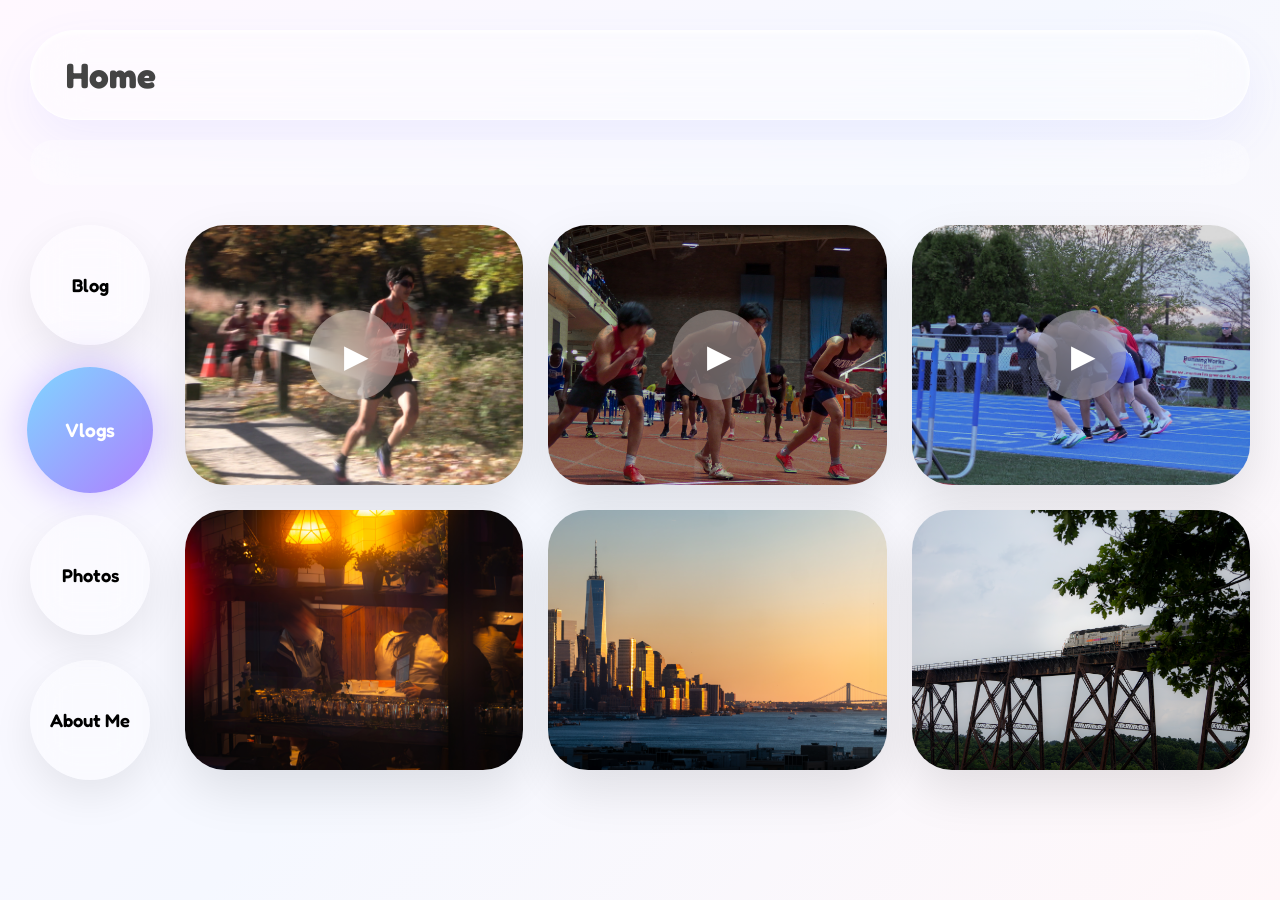
<file: index.html>
<!DOCTYPE html>
<html lang="en">
<head>
<meta charset="UTF-8">
<meta name="viewport" content="width=device-width, initial-scale=1.0">
<title>Dayle's Website!</title>

<link href="https://fonts.googleapis.com/css2?family=Fredoka:wght@400;600;700&display=swap" rel="stylesheet">

<style>
*{
 margin:0;
 padding:0;
 box-sizing:border-box;
 font-family:'Fredoka', sans-serif;
}
body{
 min-height:100vh;
 background: linear-gradient(135deg,#fff8ff,#f5f8ff,#fff7f9);
 padding:30px;
 overflow-x:hidden;
}
.container{
 max-width:1500px;
 margin:auto;
}
/* HEADER WITH GLASSMORPHISM */
.header{
 height:90px;
 padding:0 35px;
 display:flex;
 justify-content:space-between;
 align-items:center;
 background:rgba(255,255,255,.35);
 backdrop-filter:blur(25px);
 border-radius:999px;
 border:1px solid rgba(255,255,255,.7);
 box-shadow:
 inset 0 2px 4px rgba(255,255,255,.9),
 0 20px 50px rgba(100,100,255,.08);
}
.logo{
 font-size:2.2rem;
 font-weight:700;
 color:#444;
}
/* SUB HEADER PANEL */
.subheader{
 margin-top:20px;
 height:45px;
 border-radius:999px;
 background:rgba(255,255,255,.35);
 backdrop-filter:blur(20px);
}
/* MAIN CONTENT SPLIT */
.main{
 display:flex;
 gap:35px;
 margin-top:40px;
}
/* SIDEBAR BUBBLES */
.sidebar{
 display:flex;
 flex-direction:column;
 gap:25px;
}
.bubble{
 width:120px;
 height:120px;
 border-radius:50%;
 background:rgba(255,255,255,.35);
 backdrop-filter:blur(20px);
 display:flex;
 justify-content:center;
 align-items:center;
 text-align: center;
 font-size:1.15rem;
 font-weight:600;
 cursor:pointer;
 transition:.4s;
 box-shadow:0 15px 40px rgba(0,0,0,.08);
 padding: 10px;
 text-decoration:none;
 color:inherit;
}
.bubble:hover{
 transform:translateY(-8px) scale(1.05);
}
.bubble.active{
 color:white;
 background:linear-gradient(135deg,#7fd6ff,#ae7fff);
 box-shadow:0 0 40px rgba(160,130,255,.5);
 transform:scale(1.05);
}
.content{
 flex:1;
}
/* TAB CONTENT CONTROLS */
.tab-content {
 display: none !important; /* Hides all tabs by default */
}
.tab-content.active-tab {
 display: block !important; /* Forces active selected tab to display */
}
/* VIDEO GRID */
.video-row{
 display:grid;
 grid-template-columns:repeat(3,1fr);
 gap:25px;
}
.card{
 position:relative;
 overflow:hidden;
 border-radius:40px;
 height:260px;
 box-shadow:0 20px 50px rgba(0,0,0,.1);
 cursor:pointer;
 transform-style: preserve-3d;
 transition:transform .15s ease, box-shadow .15s ease;
}
.card img{
 width:100%;
 height:100%;
 object-fit:cover;
 pointer-events: none;
}
/* VIDEO PLAY BUTTON Overlay */
.play{
 position:absolute;
 top:50%;
 left:50%;
 transform:translate(-50%,-50%);
 width:90px;
 height:90px;
 border-radius:50%;
 display:flex;
 justify-content:center;
 align-items:center;
 background:rgba(255,255,255,.3);
 backdrop-filter:blur(20px);
 color:white;
 font-size:2rem;
 padding-left: 5px;
 transition:.3s;
 pointer-events: none;
}
.card:hover .play {
 transform:translate(-50%,-50%) scale(1.2);
 box-shadow: 0 0 30px rgba(255,255,255,0.6);
}
/* PHOTO GALLERY */
.gallery{
 display:grid;
 grid-template-columns:repeat(3,1fr);
 gap:25px;
}
.gallery-card{
 position:relative;
 height:260px;
 overflow:hidden;
 border-radius:40px;
 box-shadow:0 20px 50px rgba(0,0,0,.1);
 transition:.3s;
}
.gallery-card img{
 width:100%;
 height:100%;
 object-fit:cover;
 transition:.6s;
}
.gallery-card:hover img{
 transform:scale(1.1);
}
/* Photo settings overlay: appears on hover or keyboard focus */
.photo-info{
 position:absolute;
 inset:0;
 display:flex;
 flex-direction:column;
 justify-content:flex-end;
 padding:24px;
 color:#fff;
 background:linear-gradient(transparent 20%,rgba(0,0,0,.78));
 opacity:0;
 transition:opacity .3s ease;
 pointer-events:none;
}
.photo-info h2{
 font-size:1.25rem;
 font-weight:700;
 margin-bottom:6px;
}
.photo-info p{
 font-size:1rem;
 line-height:1.5;
}
.gallery-card.has-info:hover .photo-info,
.gallery-card.has-info:focus .photo-info{
 opacity:1;
}
.gallery-card.has-info:focus-visible{
 outline:3px solid #ae7fff;
 outline-offset:4px;
}
/* ABOUT ME PROFILE SECTION */
.about-card-container {
 background: rgba(255,255,255,.35);
 backdrop-filter: blur(20px);
 border-radius: 40px;
 padding: 40px;
 box-shadow: 0 20px 50px rgba(0,0,0,.06);
 border: 1px solid rgba(255,255,255,.5);
 display: flex;
 align-items: center;
 gap: 40px;
}
.about-avatar-frame {
 width: 140px;
 height: 140px;
 border-radius: 50%;
 overflow: hidden;
 flex-shrink: 0;
 border: 5px solid white;
 box-shadow: 0 10px 25px rgba(160,130,255,.2);
}
.about-avatar-frame img {
 width: 100%;
 height: 100%;
 object-fit: cover;
}
.about-text-frame {
 display: flex;
 flex-direction: column;
 gap: 10px;
}
.about-text-frame h2 {
 font-size: 2rem;
 color: #444;
 font-weight: 700;
}
.about-text-frame p {
 font-size: 1.15rem;
 color: #666;
 line-height: 1.6;
 max-width: 800px;
}
/* VIDEO POPUP MODAL STYLING */
.modal-overlay {
 position: fixed;
 top: 0;
 left: 0;
 width: 100vw;
 height: 100vh;
 background: rgba(0, 0, 0, 0.6);
 backdrop-filter: blur(15px);
 display: flex !important;
 justify-content: center;
 align-items: center;
 z-index: 99999;
 opacity: 0 !important;
 pointer-events: none !important;
 visibility: hidden !important;
 transition: opacity 0.4s ease, visibility 0.4s ease;
}
.modal-overlay.open {
 opacity: 1 !important;
 pointer-events: auto !important;
 visibility: visible !important;
}
.modal-content {
 position: relative;
 width: 90%;
 max-width: 800px;
 border-radius: 30px;
 overflow: hidden;
 box-shadow: 0 25px 60px rgba(0, 0, 0, 0.4);
 transform: scale(0.8);
 transition: transform 0.4s ease;
}
.modal-overlay.open .modal-content {
 transform: scale(1);
}
.modal-content video {
 width: 100%;
 display: block;
 background: #000;
}
.modal-close {
 position: absolute;
 top: 20px;
 right: 20px;
 width: 45px;
 height: 45px;
 background: rgba(255, 255, 255, 0.2);
 backdrop-filter: blur(10px);
 border: 1px solid rgba(255, 255, 255, 0.4);
 border-radius: 50%;
 color: white;
 font-size: 1.8rem;
 line-height: 40px;
 cursor: pointer;
 z-index: 10;
 transition: 0.3s;
}
.modal-close:hover {
 background: rgba(255, 255, 255, 0.4);
 transform: rotate(90deg);
}
/* RESPONSIVE BREAKPOINTS */
@media(max-width:1000px){
 .video-row, .gallery, .about-card-container{
 grid-template-columns:1fr;
 }
 .about-card-container {
 flex-direction: column;
 text-align: center;
 padding: 30px;
 }
 .main{
 flex-direction:column;
 }
 .sidebar{
 flex-direction:row;
 justify-content: center;
 }
 .bubble{
 width:90px;
 height:90px;
 font-size: 0.95rem;
 }
}
</style>
</head>
<body>
<div class="container">
 <!-- Header Navigation Section -->
 <div class="header">
 <div class="logo">Home</div>
 </div>
 <!-- Accent Subheader -->
 <div class="subheader"></div>
 <!-- Main Content Workspace Layout -->
 <div class="main">
 <!-- Sidebar Navigation Buttons (links to pages + data-tab for SPA toggling) -->
 <div class="sidebar">
 <a class="bubble" href="blog.html" data-tab="blog-panel">Blog</a>
 <a class="bubble active" href="vlogs.html" data-tab="vlogs-panel">Vlogs</a>
 <a class="bubble" href="photos.html" data-tab="photos-panel">Photos</a>
 <a class="bubble" href="about.html" data-tab="about-panel">About Me</a>
 </div>
 <!-- Dashboard Media Feeds Wrapper Box -->
 <div class="content">
 <!-- 2. Vlogs Panel Section -->
 <div id="vlogs-panel" class="tab-content active-tab">
 <div class="video-row">

 <div class="card" data-video="https://github.com/dayledagoat/dayledagoat/releases/download/v1.0/MHS.Varsity.Boys.@.North.1.Group.4.State.Sectionals.10-31.mov">
 <img src="images/IZZZZZZZZZZZZZZY.jpg" alt="N1G4">
 <div class="play">▶</div>
 </div>
  
 <div class="card" data-video="https://github.com/dayledagoat/dayledagoat/releases/download/v1.0/MHS.-.HCTCA.Meet.3.2026.mov">
 <img src="images/HCTCA.jpg" alt="Race Day Indoor">
 <div class="play">▶</div>
 </div>
  
 <div class="card" data-video="https://github.com/dayledagoat/dayledagoat/releases/download/v1.0/Night.of.1600s.Edit.mov">
 <img src="images/Night of 16s.jpg" alt="Race Day Outdoor">
 <div class="play">▶</div>
 </div>
  
 <div class="gallery-card has-info" tabindex="0">
  <img src="images/P1050823-Edit.jpg" alt="New York Oculus">
  <div class="photo-info">
   <h2>Camera settings</h2>
   <p>f/5.6 · 1/60 sec · ISO 400</p>
  </div>
 </div>
  
 <div class="gallery-card has-info" tabindex="0">
  <img src="images/P1050644.jpg" alt="Branch Brook Cherry Blossom">
  <div class="photo-info">
   <h2>Camera settings</h2>
   <p>f/5.5 · 1/400 sec · ISO 200</p>
  </div>
 </div>
  
 <div class="gallery-card has-info" tabindex="0">
  <img src="IMG_6335.jpg" alt="World Trade Center">
  <div class="photo-info">
   <h2>Camera settings</h2>
   <p>f/6.3 · 1/250 sec · ISO 400</p>
  </div>
 </div>
   
 </div>
 </div>
 </div>

  <div id="about-panel" class="tab-content">
 <div class="about-card-container">
 <div class="about-avatar-frame">
 <img src="images/Professional Dayle.jpg" alt="Dayle but Handsome">
 </div>
 <div class="about-text-frame">
 <h2>What's up, I'm Dayle! ✨</h2>
 <p>Welcome to my personal website! A little about me: I love anything related to cameras, whether it’s filming, taking flicks, or editing. Here you will get to know me and my interests !!! :) </p>
 </div>
 </div>
 </div>
 </div>
 </div>
</div>

<!-- Video Popup Overlay Shell Container -->
<div id="videoModal" class="modal-overlay">
 <div class="modal-content">
 <button class="modal-close">&times;</button>
 <video id="modalPlayer" controls></video>
 </div>
</div>

<!-- All Interactivity Logic Script Block Safely at the Bottom -->
<script>
// Run after DOM ready
document.addEventListener('DOMContentLoaded', () => {
 // 1. Sidebar selection & content panel filter swapping logic (keeps SPA behavior if you're on index)
 const bubbles = document.querySelectorAll(".bubble");
 const tabContents = document.querySelectorAll(".tab-content");

 bubbles.forEach(button => {
 button.addEventListener("click", (ev) => {
 const href = button.getAttribute('href');
 const currentPath = window.location.pathname.split('/').pop() || 'index.html';
 // If href points to a page different from the current file, allow navigation
 if (href && (href === currentPath || href === '' || href === '#')) {
 ev.preventDefault();
 bubbles.forEach(b => b.classList.remove("active"));
 button.classList.add("active");

 tabContents.forEach(content => content.classList.remove("active-tab"));
 const targetTabId = button.getAttribute("data-tab") || button.dataset.tab;
 const activeContentBlock = targetTabId ? document.getElementById(targetTabId) : null;
 if (activeContentBlock) activeContentBlock.classList.add("active-tab");
 }
 });
});

// 2. 3D Card mouse tilting effects
const cards = document.querySelectorAll(".card");
cards.forEach(card => {
 card.addEventListener("mousemove", (e) => {
 const rect = card.getBoundingClientRect();
 const x = e.clientX - rect.left;
 const y = e.clientY - rect.top;
 const rotateX = (rect.height / 2 - y) / 10;
 const rotateY = (x - rect.width / 2) / 10;
 card.style.transform = `perspective(1000px) rotateX(${rotateX}deg) rotateY(${rotateY}deg) translateY(-10px)`;
 });
 card.addEventListener("mouseleave", () => {
 card.style.transform = "perspective(1000px) rotateX(0deg) rotateY(0deg) translateY(0)";
 });
});

// 3. Video Modal Popup Execution Logic
const modal = document.getElementById("videoModal");
const modalPlayer = document.getElementById("modalPlayer");
const closeBtn = document.querySelector(".modal-close");

cards.forEach(card => {
 card.addEventListener("click", (ev) => {
 // If the card is inside an anchor link, let that navigate; otherwise open modal
 const videoUrl = card.getAttribute("data-video");
 if (videoUrl) {
 ev.preventDefault && ev.preventDefault();
 modalPlayer.src = videoUrl;
 modal.classList.add("open");
 // Click is a user gesture; browsers should allow play but handle errors
 modalPlayer.play().catch(() => {});
 }
 });
});

function closeModal() {
 modal.classList.remove("open");
 modalPlayer.pause();
 modalPlayer.src = "";
}
closeBtn.addEventListener("click", closeModal);
modal.addEventListener("click", (e) => {
 if (e.target === modal) closeModal();
});

});
</script>

</body>
</html>
</file>
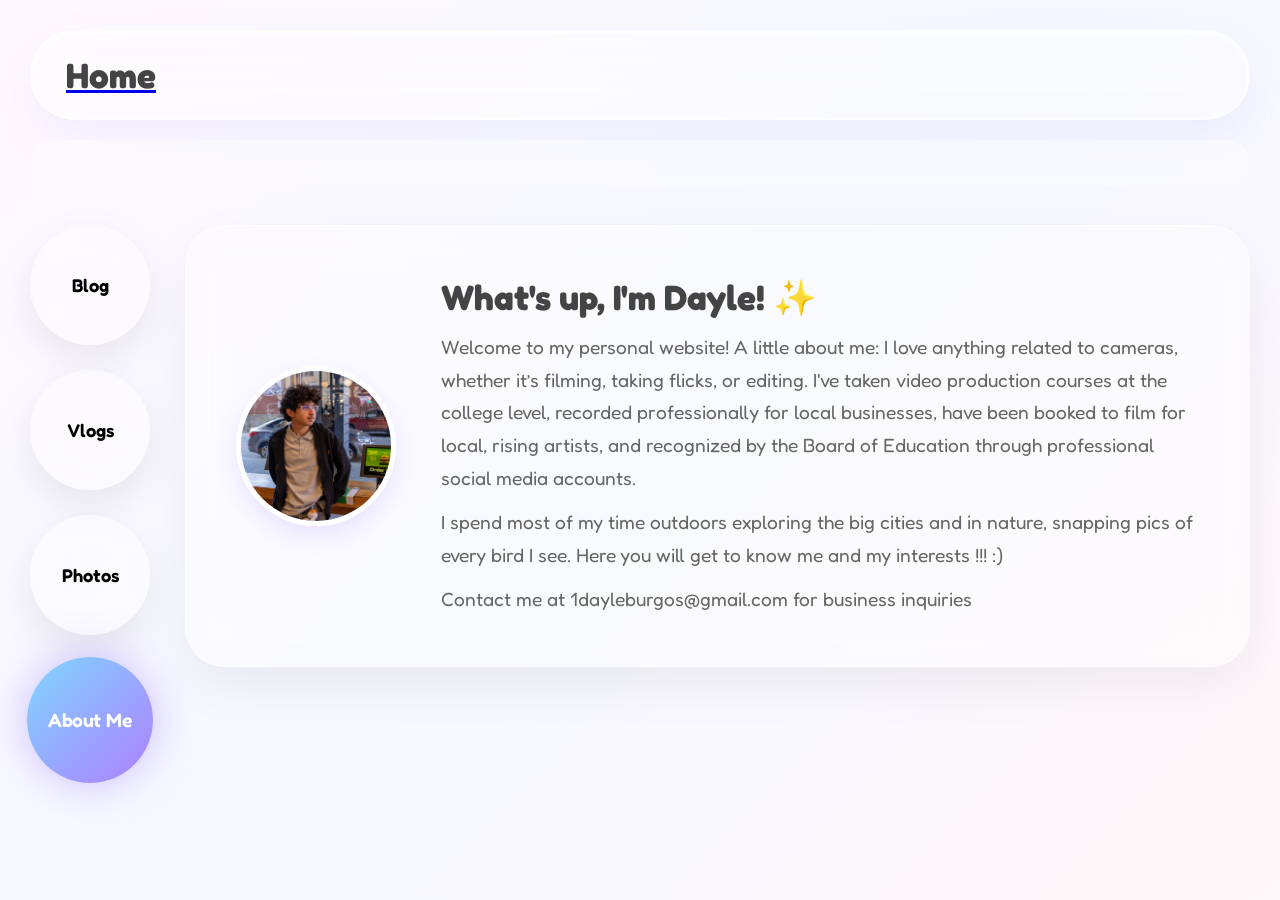
<file: about.html>
<!DOCTYPE html>
<html lang="en">
<head>
<meta charset="UTF-8">
<meta name="viewport" content="width=device-width, initial-scale=1.0">
<title>Dayle's Website!- About Me</title>

<!-- Cute & Inviting Fredoka Font Setup -->
<link href="https://fonts.googleapis.com/css2?family=Fredoka:wght@400;600;700&display=swap" rel="stylesheet">

<style>
*{
 margin:0;
 padding:0;
 box-sizing:border-box;
 font-family:'Fredoka', sans-serif;
}
body{
 min-height:100vh;
 background: linear-gradient(135deg,#fff8ff,#f5f8ff,#fff7f9);
 padding:30px;
 overflow-x:hidden;
}
.container{
 max-width:1500px;
 margin:auto;
}
/* HEADER WITH GLASSMORPHISM */
.header{
 height:90px;
 padding:0 35px;
 display:flex;
 justify-content:space-between;
 align-items:center;
 background:rgba(255,255,255,.35);
 backdrop-filter:blur(25px);
 border-radius:999px;
 border:1px solid rgba(255,255,255,.7);
 box-shadow:
 inset 0 2px 4px rgba(255,255,255,.9),
 0 20px 50px rgba(100,100,255,.08);
}
.logo{
 font-size:2.2rem;
 font-weight:700;
 color:#444;
 text-decoration: none;
}
/* SUB HEADER PANEL */
.subheader{
 margin-top:20px;
 height:45px;
 border-radius:999px;
 background:rgba(255,255,255,.35);
 backdrop-filter:blur(20px);
}
/* MAIN CONTENT SPLIT */
.main{
 display:flex;
 gap:35px;
 margin-top:40px;
}
/* SIDEBAR BUBBLES */
.sidebar{
 display:flex;
 flex-direction:column;
 gap:25px;
}
.bubble{
 width:120px;
 height:120px;
 border-radius:50%;
 background:rgba(255,255,255,.35);
 backdrop-filter:blur(20px);
 display:flex;
 justify-content:center;
 align-items:center;
 text-align: center;
 font-size:1.15rem;
 font-weight:600;
 cursor:pointer;
 transition:.4s;
 box-shadow:0 15px 40px rgba(0,0,0,.08);
 padding: 10px;
 text-decoration:none;
 color:inherit;
}
.bubble:hover{
 transform:translateY(-8px) scale(1.05);
}
.bubble.active{
 color:white;
 background:linear-gradient(135deg,#7fd6ff,#ae7fff);
 box-shadow:0 0 40px rgba(160,130,255,.5);
 transform:scale(1.05);
}
.content{
 flex:1;
}

/* ABOUT ME PROFILE SECTION */
.about-card-container {
 background: rgba(255,255,255,.35);
 backdrop-filter: blur(20px);
 border-radius: 40px;
 padding: 50px; /* Generous breathing room for bio content */
 box-shadow: 0 20px 50px rgba(0,0,0,.06);
 border: 1px solid rgba(255,255,255,.5);
 display: flex;
 align-items: center;
 gap: 45px;
}
.about-avatar-frame {
 width: 160px;
 height: 160px;
 border-radius: 50%;
 overflow: hidden;
 flex-shrink: 0;
 border: 5px solid white;
 box-shadow: 0 10px 25px rgba(160,130,255,.2);
}
.about-avatar-frame img {
 width: 100%;
 height: 100%;
 object-fit: cover;
}
.about-text-frame {
 display: flex;
 flex-direction: column;
 gap: 12px;
}
.about-text-frame h2 {
 font-size: 2.2rem;
 color: #444;
 font-weight: 700;
}
.about-text-frame p {
 font-size: 1.2rem;
 color: #666;
 line-height: 1.7;
 max-width: 850px;
}

/* RESPONSIVE BREAKPOINTS */
@media(max-width:1000px){
 .main{
 flex-direction:column;
 }
 .sidebar{
 flex-direction:row;
 justify-content: center;
 }
 .bubble{
 width:90px;
 height:90px;
 font-size: 0.95rem;
 }
 .about-card-container {
 flex-direction: column;
 text-align: center;
 padding: 35px;
 }
}
</style>
</head>
<body>
<div class="container">
 <!-- Header Navigation Section -->
 <a href="index.html" class="header">
 <div class="logo">Home</div>
 </a>
 
 <div class="subheader"></div>
 
 <div class="main">
 <!-- Sidebar Navigation Buttons (About Me is Active) -->
 <div class="sidebar">
 <a class="bubble" href="blog.html">Blog</a>
 <a class="bubble" href="vlogs.html">Vlogs</a>
 <a class="bubble" href="photos.html">Photos</a>
 <a class="bubble active" href="about.html">About Me</a>
 </div>
 
 <!-- Dashboard Media Feeds Wrapper Box -->
 <div class="content">
 <div class="about-card-container">
 <div class="about-avatar-frame">
 <img src="images/Professional Dayle.jpg" alt="Dayle but Handsome">
 </div>
 <div class="about-text-frame">
 <h2>What's up, I'm Dayle! ✨</h2>
 <p>Welcome to my personal website! A little about me: I love anything related to cameras, whether it’s filming, taking flicks, or editing. I've taken video production courses at the college level, recorded professionally for local businesses, have been booked to film for local, rising artists, and recognized by the Board of Education through professional social media accounts.</p>
 <p>I spend most of my time outdoors exploring the big cities and in nature, snapping pics of every bird I see. Here you will get to know me and my interests !!! :) </p>
 <p>Contact me at 1dayleburgos@gmail.com for business inquiries</p>
 </div>
 </div>
 </div>
 </div>
</div>

<script>
// Kept entirely static to avoid moving text layout boxes while reading
document.addEventListener('DOMContentLoaded', () => {
 console.log("About page profile locked static.");
});
</script>
</body>
</html>
</file>
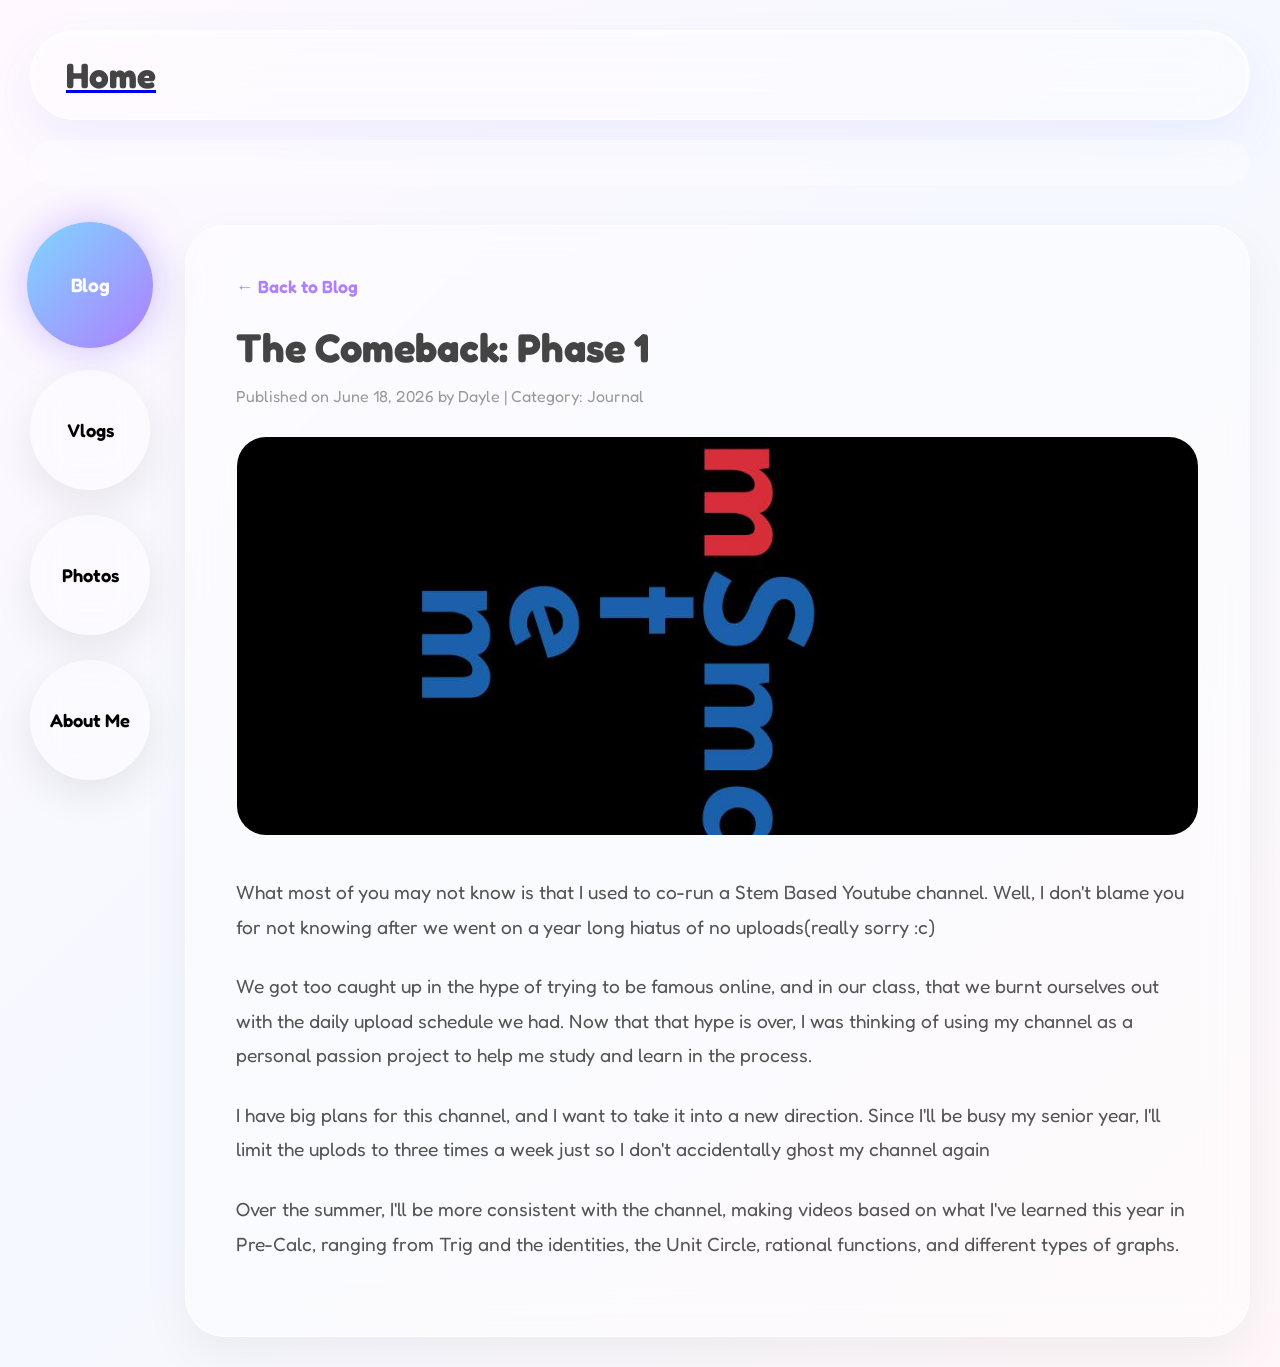
<file: famsmartstem.html>
<!DOCTYPE html>
<html lang="en">
<head>
<meta charset="UTF-8">
<meta name="viewport" content="width=device-width, initial-scale=1.0">
<title>FamSmartStem Comeback - My Blog</title>
<link href="https://fonts.googleapis.com/css2?family=Fredoka:wght@400;600;700&display=swap" rel="stylesheet">

<style>
*{ margin:0; padding:0; box-sizing:border-box; font-family:'Fredoka', sans-serif; }
body{ min-height:100vh; background: linear-gradient(135deg,#fff8ff,#f5f8ff,#fff7f9); padding:30px; }
.container{ max-width:1500px; margin:auto; }

/* HEADER WITH GLASSMORPHISM */
.header{
 height:90px; padding:0 35px; display:flex; justify-content:space-between; align-items:center;
 background:rgba(255,255,255,.35); backdrop-filter:blur(25px); border-radius:999px;
 border:1px solid rgba(255,255,255,.7); box-shadow: inset 0 2px 4px rgba(255,255,255,.9), 0 20px 50px rgba(100,100,255,.08);
}
.logo{ font-size:2.2rem; font-weight:700; color:#444; text-decoration: none; }
.subheader{ margin-top:20px; height:45px; border-radius:999px; background:rgba(255,255,255,.35); backdrop-filter:blur(20px); }
.main{ display:flex; gap:35px; margin-top:40px; }

/* SIDEBAR BUBBLES */
.sidebar{ display:flex; flex-direction:column; gap:25px; }
.bubble{
 width:120px; height:120px; border-radius:50%; background:rgba(255,255,255,.35); backdrop-filter:blur(20px);
 display:flex; justify-content:center; align-items:center; text-align: center; font-size:1.15rem; font-weight:600;
 cursor:pointer; transition:.4s; box-shadow:0 15px 40px rgba(0,0,0,.08); padding: 10px; text-decoration:none; color:inherit;
}
.bubble:hover{ transform:translateY(-8px) scale(1.05); }
.bubble.active{ color:white; background:linear-gradient(135deg,#7fd6ff,#ae7fff); box-shadow:0 0 40px rgba(160,130,255,.5); transform:scale(1.05); }
.content{ flex:1; }

/* STATIC ARTICLE CONTAINER DESIGN */
.article-glass-card {
 background: rgba(255, 255, 255, 0.4);
 backdrop-filter: blur(20px);
 border-radius: 40px;
 border: 1px solid rgba(255, 255, 255, 0.6);
 padding: 50px;
 box-shadow: 0 20px 50px rgba(0, 0, 0, 0.05);
}
.article-back-btn {
 display: inline-block;
 margin-bottom: 25px;
 color: #ae7fff;
 font-weight: 600;
 text-decoration: none;
 font-size: 1.1rem;
}
.article-back-btn:hover { text-decoration: underline; }
.article-header-img {
 width: 100%;
 height: 400px;
 object-fit: cover;
 border-radius: 30px;
 margin-bottom: 35px;
 border: 1px solid rgba(255,255,255,0.5);
}
.article-title { font-size: 2.5rem; color: #444; font-weight: 700; margin-bottom: 15px; }
.article-meta { color: #999; font-size: 1rem; margin-bottom: 30px; }
.article-body-text { font-size: 1.2rem; color: #555; line-height: 1.8; }
.article-body-text p { margin-bottom: 25px; }

/* Inline Body Images layout */
.article-inline-img {
 width: 100%;
 max-height: 350px;
 object-fit: cover;
 border-radius: 25px;
 margin: 20px 0 35px 0;
}

@media(max-width:1000px){
 .main{ flex-direction:column; }
 .sidebar{ flex-direction:row; justify-content: center; }
 .bubble{ width:90px; height:90px; font-size: 0.95rem; }
 .article-glass-card { padding: 30px; }
 .article-header-img { height: 250px; }
 .article-title { font-size: 2rem; }
}
</style>
</head>
<body>
<div class="container">
 <!-- Header Navigation Section -->
 <a href="index.html" class="header"><div class="logo">Home</div></a>
 <div class="subheader"></div>
 
 <div class="main">
 <!-- Sidebar Navigation Buttons (Blog continues to stay highlighted) -->
 <div class="sidebar">
 <a class="bubble active" href="blog.html">Blog</a>
 <a class="bubble" href="vlogs.html">Vlogs</a>
 <a class="bubble" href="photos.html">Photos</a>
 <a class="bubble" href="about.html">About Me</a>
 </div>
 
 <!-- Main Text/Image Layout space for Article -->
 <div class="content">
 <article class="article-glass-card">
 <a href="blog.html" class="article-back-btn">← Back to Blog</a>
 
 <h1 class="article-title">The Comeback: Phase 1</h1>
 <div class="article-meta">Published on June 18, 2026 by Dayle | Category: Journal</div>
 
 <!-- Main Cover Image -->
 <img class="article-header-img" src="Untitled drawing (2).jpg" alt="FamSmartStem Thumbnail">
 
 <div class="article-body-text">
 <p>What most of you may not know is that I used to co-run a Stem Based Youtube channel. Well, I don't blame you for not knowing after we went on a year long hiatus of no uploads(really sorry :c)</p>
 
 <p>We got too caught up in the hype of trying to be famous online, and in our class, that we burnt ourselves out with the daily upload schedule we had. Now that that hype is over, I was thinking of using my channel as a personal passion project to help me study and learn in the process.</p>

 <p>I have big plans for this channel, and I want to take it into a new direction. Since I'll be busy my senior year, I'll limit the uplods to three times a week just so I don't accidentally ghost my channel again</p>
 <p>Over the summer, I'll be more consistent with the channel, making videos based on what I've learned this year in Pre-Calc, ranging from Trig and the identities, the Unit Circle, rational functions, and different types of graphs.</p>
 </div>
 </article>
 </div>
 </div>
</div>
</body>
</html>
</file>
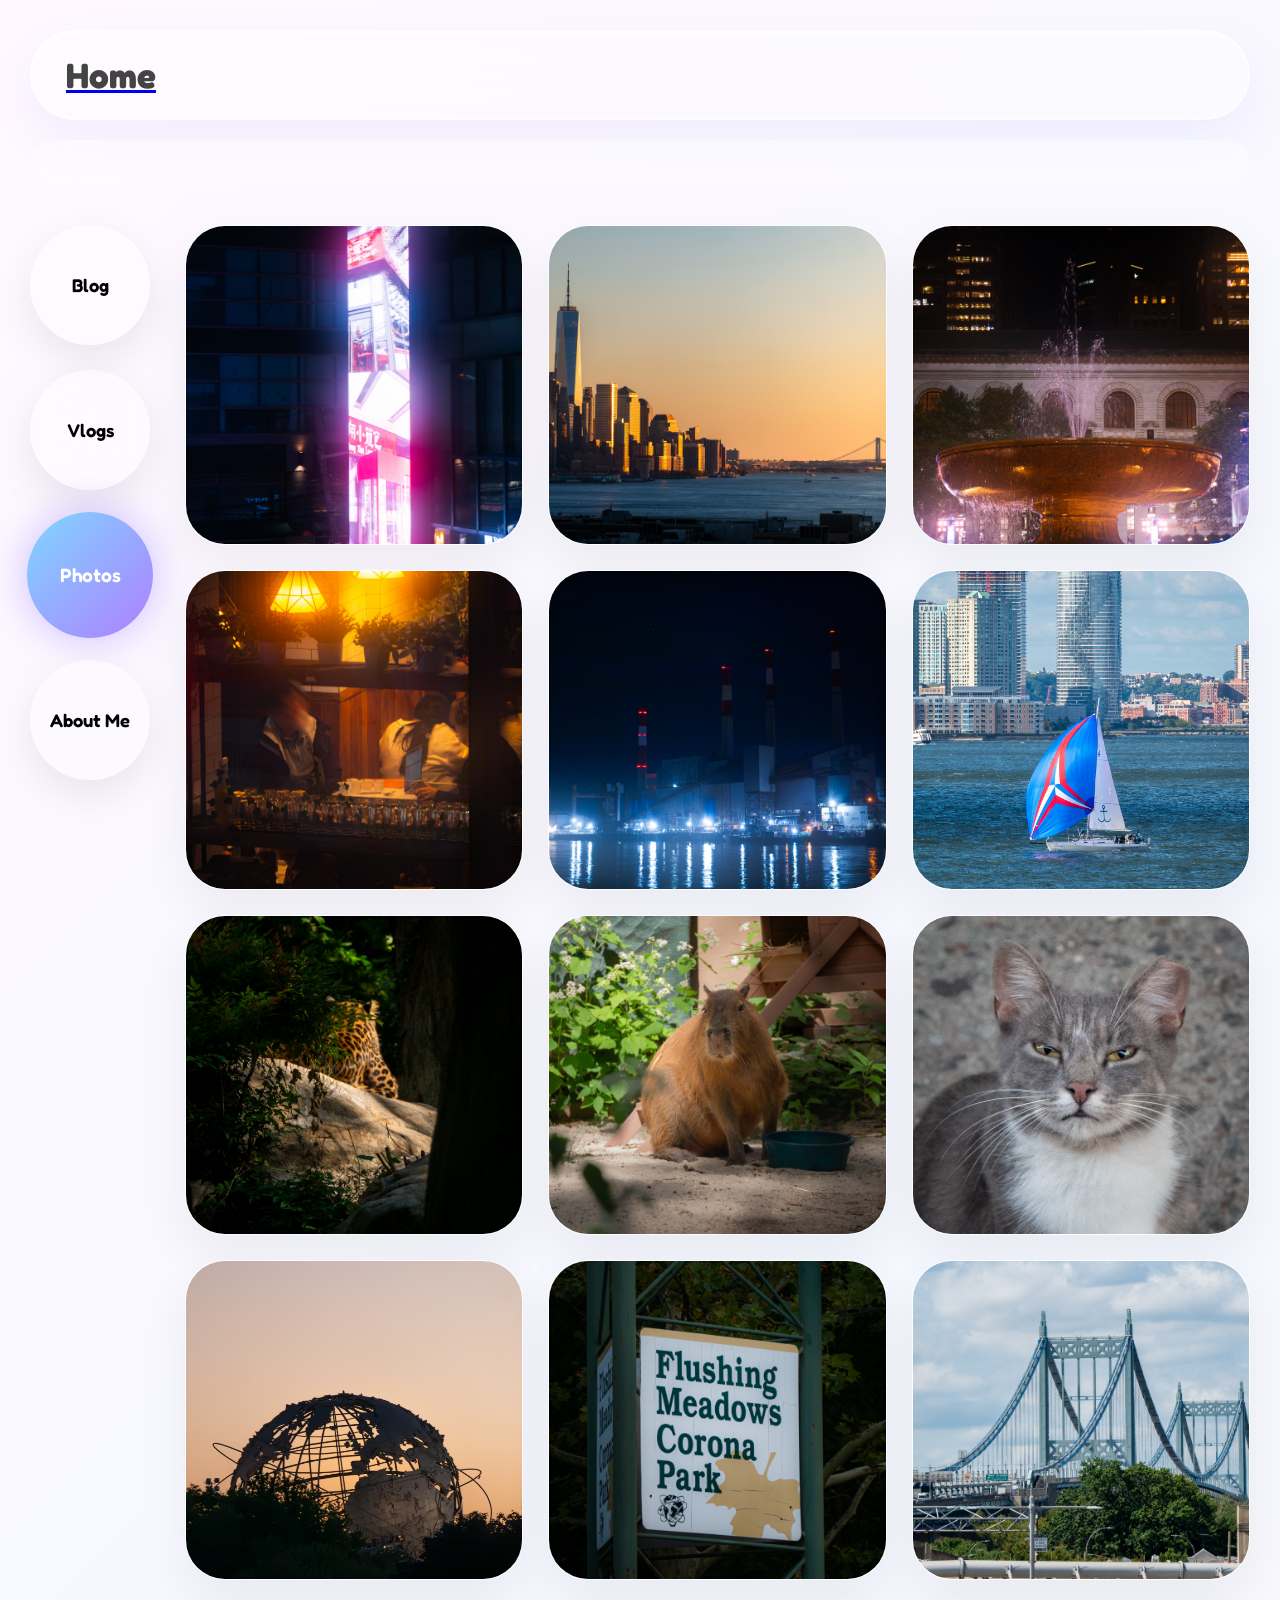
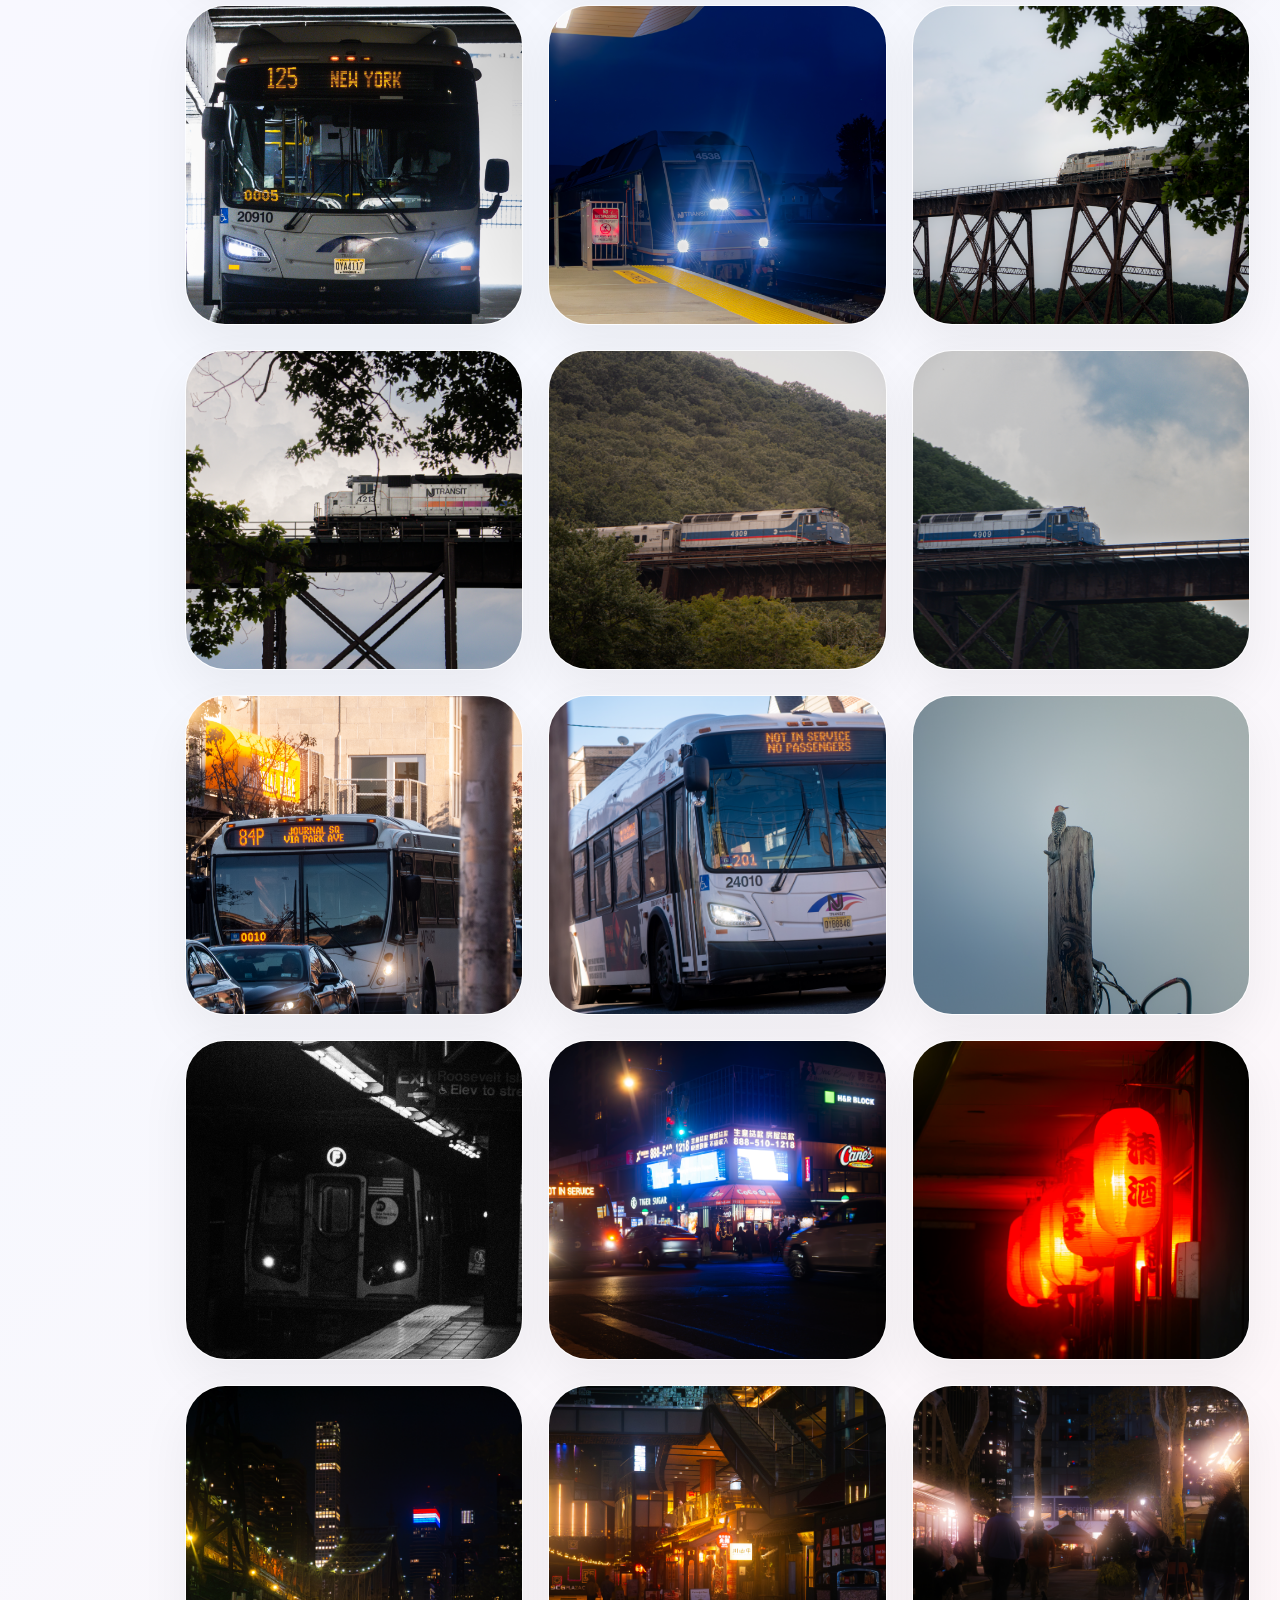
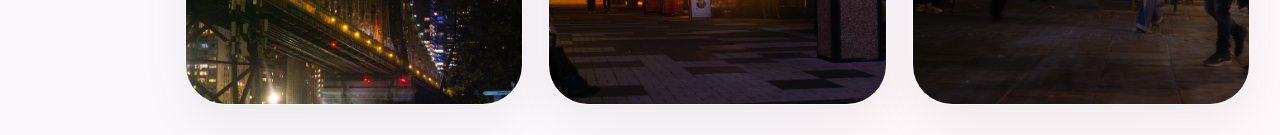
<file: photos.html>
<!DOCTYPE html>
<html lang="en">
<head>
<meta charset="UTF-8">
<meta name="viewport" content="width=device-width, initial-scale=1.0">
<title>Dayle's Website!- Photos</title>

<!-- Cute & Inviting Fredoka Font Setup -->
<link href="https://fonts.googleapis.com/css2?family=Fredoka:wght@400;600;700&display=swap" rel="stylesheet">
<style>
*{
 margin:0;
 padding:0;
 box-sizing:border-box;
 font-family:'Fredoka', sans-serif;
}
body{
 min-height:100vh;
 background: linear-gradient(135deg,#fff8ff,#f5f8ff,#fff7f9);
 padding:30px;
 overflow-x:hidden;
}
.container{
 max-width:1500px;
 margin:auto;
}
/* HEADER WITH GLASSMORPHISM */
.header{
 height:90px;
 padding:0 35px;
 display:flex;
 justify-content:space-between;
 align-items:center;
 background:rgba(255,255,255,.35);
 backdrop-filter:blur(25px);
 border-radius:999px;
 border:1px solid rgba(255,255,255,.7);
 box-shadow:
 inset 0 2px 4px rgba(255,255,255,.9),
 0 20px 50px rgba(100,100,255,.08);
}
.logo{
 font-size:2.2rem;
 font-weight:700;
 color:#444;
 text-decoration: none;
}
/* SUB HEADER PANEL */
.subheader{
 margin-top:20px;
 height:45px;
 border-radius:999px;
 background:rgba(255,255,255,.35);
 backdrop-filter:blur(20px);
}
/* MAIN CONTENT SPLIT */
.main{
 display:flex;
 gap:35px;
 margin-top:40px;
}
/* SIDEBAR BUBBLES */
.sidebar{
 display:flex;
 flex-direction:column;
 gap:25px;
}
.bubble{
 width:120px;
 height:120px;
 border-radius:50%;
 background:rgba(255,255,255,.35);
 backdrop-filter:blur(20px);
 display:flex;
 justify-content:center;
 align-items:center;
 text-align: center;
 font-size:1.15rem;
 font-weight:600;
 cursor:pointer;
 transition:.4s;
 box-shadow:0 15px 40px rgba(0,0,0,.08);
 padding: 10px;
 text-decoration:none;
 color:inherit;
}
.bubble:hover{
 transform:translateY(-8px) scale(1.05);
}
.bubble.active{
 color:white;
 background:linear-gradient(135deg,#7fd6ff,#ae7fff);
 box-shadow:0 0 40px rgba(160,130,255,.5);
 transform:scale(1.05);
}
.content{
 flex:1;
}

/* PHOTO GALLERY GRID */
.gallery{
 display:grid;
 grid-template-columns:repeat(3,1fr);
 gap:25px;
}
.gallery-card{
 position:relative;
 height:320px; /* Enhanced height profile specifically for photography pages */
 overflow:hidden;
 border-radius:40px;
 border:1px solid rgba(255,255,255,.5);
 box-shadow:0 20px 50px rgba(0,0,0,.06);
 background: rgba(255,255,255,0.3);
 backdrop-filter: blur(10px);
}
.gallery-card img{
 width:100%;
 height:100%;
 object-fit:cover;
 transition:.6s ease; /* Fluid scale on image internally while card chassis stays static */
}
.gallery-card:hover img{
 transform:scale(1.06); /* Elegant internal lens zoom effect */
}
/* Camera-settings overlay: hidden until hover or keyboard focus */
.photo-info{
 position:absolute;
 inset:0;
 display:flex;
 flex-direction:column;
 justify-content:flex-end;
 padding:24px;
 color:#fff;
 background:linear-gradient(transparent 20%,rgba(0,0,0,.78));
 opacity:0;
 transition:opacity .3s ease;
 pointer-events:none;
}
.photo-info h2{
 font-size:1.35rem;
 font-weight:700;
 margin-bottom:6px;
}
.photo-info p{
 font-size:1rem;
 line-height:1.5;
}
.gallery-card.has-info:hover .photo-info,
.gallery-card.has-info:focus .photo-info{
 opacity:1;
}
.gallery-card.has-info:focus-visible{
 outline:3px solid #ae7fff;
 outline-offset:4px;
}

/* RESPONSIVE BREAKPOINTS */
@media(max-width:1000px){
 .main{
 flex-direction:column;
 }
 .sidebar{
 flex-direction:row;
 justify-content: center;
 }
 .bubble{
 width:90px;
 height:90px;
 font-size: 0.95rem;
 }
 .gallery {
 grid-template-columns: 1fr;
 }
}
</style>
</head>
<body>
<div class="container">
 <!-- Header Navigation Section -->
 <a href="index.html" class="header">
 <div class="logo">Home</div>
 </a>
 
 <div class="subheader"></div>
 
 <div class="main">
 <!-- Sidebar Navigation Buttons (Photos is Active) -->
 <div class="sidebar">
 <a class="bubble" href="blog.html">Blog</a>
 <a class="bubble" href="vlogs.html">Vlogs</a>
 <a class="bubble active" href="photos.html">Photos</a>
 <a class="bubble" href="about.html">About Me</a>
 </div>
 
 <!-- Dashboard Media Feeds Wrapper Box -->
 <div class="content">
 <div class="gallery">

     <div class="gallery-card has-info" tabindex="0">
       <img src="images/P1050829.jpg" alt="Billboard">
       <div class="photo-info">
         <h2>Camera settings</h2>
         <p>f/5.3 · 1/60 sec · ISO 200</p>
       </div>
     </div>   
  
  <div class="gallery-card has-info" tabindex="0">
       <img src="images/P1050644.jpg" alt="Weehawken Sunset">
       <div class="photo-info">
         <h2>Camera settings</h2>
         <p>f/5.5 · 1/400 sec · ISO 200</p>
       </div>
     </div>  
 
     <div class="gallery-card has-info" tabindex="0">
       <img src="images/P1060008.jpg" alt="Fountain">
       <div class="photo-info">
         <h2>Camera settings</h2>
         <p>f/5.6 · 1/60 sec · ISO 3200</p>
       </div>
     </div>  
  
     <div class="gallery-card has-info" tabindex="0">
       <img src="images/P1050823-Edit.jpg" alt="Restaurant Life">
       <div class="photo-info">
         <h2>Camera settings</h2>
         <p>f/5.6 · 1/60 sec · ISO 400</p>
       </div>
     </div>  

    <div class="gallery-card has-info" tabindex="0">
       <img src="images/P1050946.jpg" alt="Power plant">
       <div class="photo-info">
         <h2>Camera settings</h2>
         <p>f/5.1 · 1/60 sec · ISO 3200</p>
       </div>
     </div>  
  
  <div class="gallery-card has-info" tabindex="0">
       <img src="P1040551.jpg" alt="Lone Sailboat">
       <div class="photo-info">
         <h2>Camera settings</h2>
         <p>f/6.3 · 1/200 sec · ISO 200</p>
       </div>
     </div>  
  
  <div class="gallery-card has-info" tabindex="0">
       <img src="P1040136.jpg" alt="SI Zoo Cheetah">
       <div class="photo-info">
         <h2>Camera settings</h2>
         <p>f/5.6 · 1/320 sec · ISO 250</p>
       </div>
     </div>   
  <div class="gallery-card has-info" tabindex="0">
       <img src="P1040082.jpg" alt="World Trade Center">
       <div class="photo-info">
         <h2>Camera settings</h2>
         <p>f/5.6 · 1/320 sec · ISO 250</p>
       </div>
     </div>   
  
   <div class="gallery-card has-info" tabindex="0">
       <img src="P1030300.jpg" alt="Fat Capy">
       <div class="photo-info">
         <h2>Camera settings</h2>
         <p>f/4 · 1/100 sec · ISO 1600</p>
       </div>
     </div> 
   
  <div class="gallery-card has-info" tabindex="0">
       <img src="P1030032.jpg" alt="Corona Meadows Globe">
       <div class="photo-info">
         <h2>Camera settings</h2>
         <p>f/5.5 · 1/250 sec · ISO 1600</p>
       </div>
     </div> 
  
  <div class="gallery-card has-info" tabindex="0">
       <img src="P1020867.jpg" alt="Corona Meadows Sign">
       <div class="photo-info">
         <h2>Camera settings</h2>
         <p>f/5.6 · 1/320 sec · ISO 500</p>
       </div>
     </div>
  
   <div class="gallery-card has-info" tabindex="0">
       <img src="P1020031.jpg" alt="Robert F Kennedy Bridge">
       <div class="photo-info">
         <h2>Camera settings</h2>
         <p>f/7.1 · 1/640 sec · ISO 200</p>
       </div>
     </div>
  
  <div class="gallery-card has-info" tabindex="0">
       <img src="IMG_6757.jpg" alt="NJT125">
       <div class="photo-info">
         <h2>Camera settings</h2>
         <p>f/6.3 · 1/125 sec · ISO 2500</p>
       </div>
     </div>
  
 <div class="gallery-card has-info" tabindex="0">
       <img src="IMG_6574.jpg" alt="NJT Bombardier ALP-45A">
       <div class="photo-info">
         <h2>Camera settings</h2>
         <p>f/4 · 1/60 sec · ISO 3200</p>
       </div>
     </div>
  
 <div class="gallery-card has-info" tabindex="0">
       <img src="IMG_6335.jpg" alt="NJT EMD GP40PH-2B">
       <div class="photo-info">
         <h2>Camera settings</h2>
         <p>f/6.3 · 1/250 sec · ISO 400</p>
       </div>
     </div>
  
 <div class="gallery-card has-info" tabindex="0">
       <img src="IMG_6296.jpg" alt="NJT EMD GP40PH-2B submission">
       <div class="photo-info">
         <h2>Camera settings</h2>
         <p>f/6.3 · 1/250 sec · ISO 400</p>
       </div>
     </div>
  
 <div class="gallery-card has-info" tabindex="0">
       <img src="IMG_6260.jpg" alt="Metro North EMD F40PH-3C">
       <div class="photo-info">
         <h2>Camera settings</h2>
         <p>f/6.3 · 1/100 sec · ISO 100</p>
       </div>
     </div>
  
 <div class="gallery-card has-info" tabindex="0">
       <img src="IMG_6256.jpg" alt="Metro North EMD F40PH-3C lowk better">
       <div class="photo-info">
         <h2>Camera settings</h2>
         <p>f/6.3 · 1/100 sec · ISO 100</p>
       </div>
     </div>  
  
  <div class="gallery-card has-info" tabindex="0">
       <img src="images/P1050212-2.jpg" alt="NJT84PMHS">
       <div class="photo-info">
         <h2>Camera settings</h2>
         <p>f/9 · 1/100 sec · ISO 200</p>
       </div>
     </div>  
  <div class="gallery-card has-info" tabindex="0">
       <img src="images/P1050356.jpg" alt="NJT cool angle">
       <div class="photo-info">
         <h2>Camera settings</h2>
         <p>f/4.5 · 1/320 sec · ISO 200</p>
       </div>
     </div>  
  
 <div class="gallery-card has-info" tabindex="0">
       <img src="images/P1050534-2.jpg" alt="Red-Bellied Woodpecker">
       <div class="photo-info">
         <h2>Camera settings</h2>
         <p>f/5.6 · 1/640 sec · ISO 200</p>
       </div>
     </div>  
  
   <div class="gallery-card has-info" tabindex="0">
       <img src="images/P1050938.jpg" alt="F Train R160B">
       <div class="photo-info">
         <h2>Camera settings</h2>
         <p>f/5.6 · 1/60 sec · ISO 800</p>
       </div>
     </div>  

     <div class="gallery-card has-info" tabindex="0">
       <img src="images/P1050789.jpg" alt="Flushing Main St">
       <div class="photo-info">
         <h2>Camera settings</h2>
         <p>f/5.3 · 1/25 sec · ISO 200</p>
       </div>
     </div>  

  <div class="gallery-card has-info" tabindex="0">
       <img src="images/P1050836.jpg" alt="Lanterns">
       <div class="photo-info">
         <h2>Camera settings</h2>
         <p>f/5.6 · 1/60 sec · ISO 200</p>
       </div>
     </div>  
  
  <div class="gallery-card has-info" tabindex="0">
       <img src="images/P1050962.jpg" alt="Brooklyn Bridge">
       <div class="photo-info">
         <h2>Camera settings</h2>
         <p>f/4 · 1/60 sec · ISO 3200</p>
       </div>
     </div>  

    <div class="gallery-card has-info" tabindex="0">
       <img src="images/P1050797-Edit.jpg" alt="Flushing Mall Plaza">
       <div class="photo-info">
         <h2>Camera settings</h2>
         <p>f/5.3 · 1/60 sec · ISO 800</p>
       </div>
     </div>  
     
  <div class="gallery-card has-info" tabindex="0">
       <img src="images/P1060020-Edit.jpg" alt="Bryant Park">
       <div class="photo-info">
         <h2>Camera settings</h2>
         <p>f/5.2 · 1/60 sec · ISO 3200</p>
       </div>
     </div>  
  
 </div>
 </div>
 </div>
</div>

<script>
// Kept completely static; no 3D scripts or tracking attached to the grid elements
document.addEventListener('DOMContentLoaded', () => {
 console.log("Photos grid initialized static.");
});
</script>
</body>
</html>
</file>
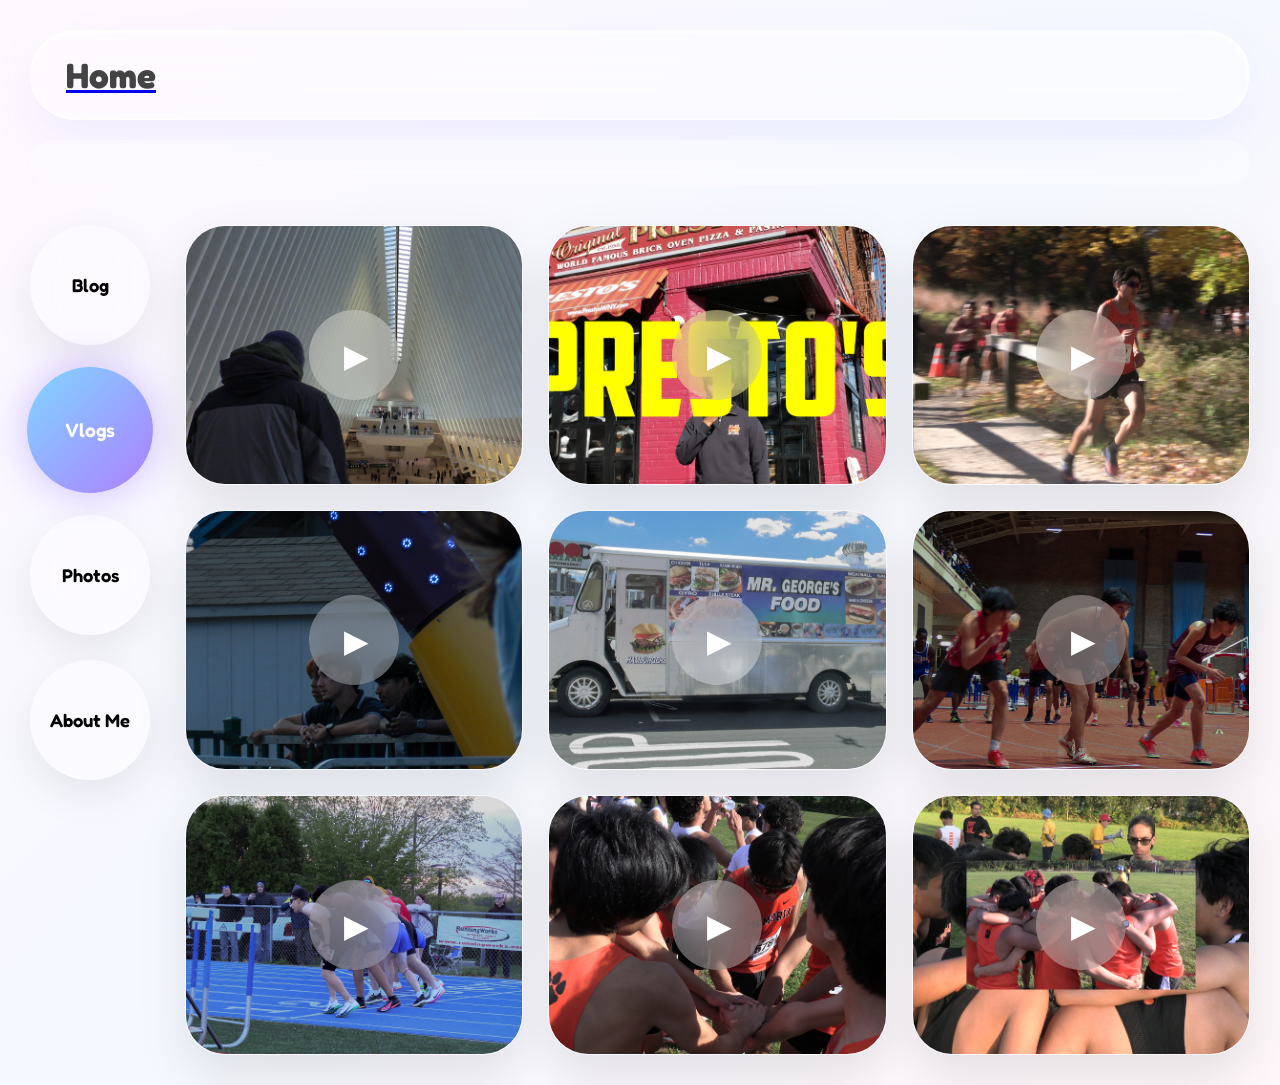
<file: vlogs.html>
<!DOCTYPE html>
<html lang="en">
<head>
<meta charset="UTF-8">
<meta name="viewport" content="width=device-width, initial-scale=1.0">
<title>Dayle's Website!- Vlogs</title>

<!-- Cute & Inviting Fredoka Font Setup -->
<link href="https://fonts.googleapis.com/css2?family=Fredoka:wght@400;600;700&display=swap" rel="stylesheet">
<style>
*{
 margin:0;
 padding:0;
 box-sizing:border-box;
 font-family:'Fredoka', sans-serif;
}
body{
 min-height:100vh;
 background: linear-gradient(135deg,#fff8ff,#f5f8ff,#fff7f9);
 padding:30px;
 overflow-x:hidden;
}
.container{
 max-width:1500px;
 margin:auto;
}
/* HEADER WITH GLASSMORPHISM */
.header{
 height:90px;
 padding:0 35px;
 display:flex;
 justify-content:space-between;
 align-items:center;
 background:rgba(255,255,255,.35);
 backdrop-filter:blur(25px);
 border-radius:999px;
 border:1px solid rgba(255,255,255,.7);
 box-shadow:
 inset 0 2px 4px rgba(255,255,255,.9),
 0 20px 50px rgba(100,100,255,.08);
}
.logo{
 font-size:2.2rem;
 font-weight:700;
 color:#444;
 text-decoration: none;
}
/* SUB HEADER PANEL */
.subheader{
 margin-top:20px;
 height:45px;
 border-radius:999px;
 background:rgba(255,255,255,.35);
 backdrop-filter:blur(20px);
}
/* MAIN CONTENT SPLIT */
.main{
 display:flex;
 gap:35px;
 margin-top:40px;
}
/* SIDEBAR BUBBLES */
.sidebar{
 display:flex;
 flex-direction:column;
 gap:25px;
}
.bubble{
 width:120px;
 height:120px;
 border-radius:50%;
 background:rgba(255,255,255,.35);
 backdrop-filter:blur(20px);
 display:flex;
 justify-content:center;
 align-items:center;
 text-align: center;
 font-size:1.15rem;
 font-weight:600;
 cursor:pointer;
 transition:.4s;
 box-shadow:0 15px 40px rgba(0,0,0,.08);
 padding: 10px;
 text-decoration:none;
 color:inherit;
}
.bubble:hover{
 transform:translateY(-8px) scale(1.05);
}
.bubble.active{
 color:white;
 background:linear-gradient(135deg,#7fd6ff,#ae7fff);
 box-shadow:0 0 40px rgba(160,130,255,.5);
 transform:scale(1.05);
}
.content{
 flex:1;
}

/* STATIC VIDEO GRID SYSTEM */
.video-row{
 display:grid;
 grid-template-columns:repeat(3,1fr);
 gap:25px;
}
.card{
 position:relative;
 overflow:hidden;
 border-radius:40px;
 height:260px;
 box-shadow:0 20px 50px rgba(0,0,0,.1);
 cursor:pointer;
 border: 1px solid rgba(255,255,255,0.4);
 /* 💡 Stripped 3D transformation properties to lock layout static */
}
.card img{
 width:100%;
 height:100%;
 object-fit:cover;
 pointer-events: none;
}
/* VIDEO PLAY BUTTON Overlay */
.play{
 position:absolute;
 top:50%;
 left:50%;
 transform:translate(-50%,-50%);
 width:90px;
 height:90px;
 border-radius:50%;
 display:flex;
 justify-content:center;
 align-items:center;
 background:rgba(255,255,255,.3);
 backdrop-filter:blur(20px);
 color:white;
 font-size:2rem;
 padding-left: 5px;
 transition:.3s ease;
 pointer-events: none;
}
/* Clean zoom response only applied to play bubble, card remains static */
.card:hover .play {
 transform:translate(-50%,-50%) scale(1.15);
 box-shadow: 0 0 30px rgba(255,255,255,0.6);
}

/* MINI-PLAYER POPUP OVERLAY STYLING */
.modal-overlay {
 position: fixed;
 top: 0;
 left: 0;
 width: 100vw;
 height: 100vh;
 background: rgba(0, 0, 0, 0.6);
 backdrop-filter: blur(15px);
 display: flex !important;
 justify-content: center;
 align-items: center;
 z-index: 99999;
 opacity: 0 !important;
 pointer-events: none !important;
 visibility: hidden !important;
 transition: opacity 0.4s ease, visibility 0.4s ease;
}
.modal-overlay.open {
 opacity: 1 !important;
 pointer-events: auto !important;
 visibility: visible !important;
}
.modal-content {
 position: relative;
 width: 90%;
 max-width: 800px;
 border-radius: 30px;
 overflow: hidden;
 box-shadow: 0 25px 60px rgba(0, 0, 0, 0.4);
 transform: scale(0.8);
 transition: transform 0.4s ease;
}
.modal-overlay.open .modal-content {
 transform: scale(1);
}
.modal-content video {
 width: 100%;
 display: block;
 background: #000;
}
.modal-close {
 position: absolute;
 top: 20px;
 right: 20px;
 width: 45px;
 height: 45px;
 background: rgba(255, 255, 255, 0.2);
 backdrop-filter: blur(10px);
 border: 1px solid rgba(255, 255, 255, 0.4);
 border-radius: 50%;
 color: white;
 font-size: 1.8rem;
 line-height: 40px;
 cursor: pointer;
 z-index: 10;
 transition: 0.3s;
}
.modal-close:hover {
 background: rgba(255, 255, 255, 0.4);
 transform: rotate(90deg);
}

/* RESPONSIVE BREAKPOINTS */
@media(max-width:1000px){
 .video-row{
 grid-template-columns:1fr;
 }
 .main{
 flex-direction:column;
 }
 .sidebar{
 flex-direction:row;
 justify-content: center;
 }
 .bubble{
 width:90px;
 height:90px;
 font-size: 0.95rem;
 }
}
</style>
</head>
<body>
<div class="container">
 <!-- Header Navigation Section -->
 <a href="index.html" class="header">
 <div class="logo">Home</div>
 </a>
 
 <div class="subheader"></div>
 
 <div class="main">
 <!-- Sidebar Navigation Buttons (Vlogs is Active) -->
 <div class="sidebar">
 <a class="bubble" href="blog.html">Blog</a>
 <a class="bubble active" href="vlogs.html">Vlogs</a>
 <a class="bubble" href="photos.html">Photos</a>
 <a class="bubble" href="about.html">About Me</a>
 </div>
 
 <!-- Dashboard Media Feeds Wrapper Box -->
 <div class="content">
 <div class="video-row">
 

 <div class="card" data-video="https://github.com/dayledagoat/dayledagoat/releases/download/v1.0/NY.Trip.andres.mov">
 <img src="images/IMG_2132.jpg" alt="Andres Lol">
 <div class="play">▶</div>
 </div>

 <div class="card" data-video="https://github.com/dayledagoat/dayledagoat/releases/download/v1.0/Presto.s.Interview.mov">
 <img src="images/Prestos.jpg" alt="Prestos Interview">
 <div class="play">▶</div>
 </div>
  
 <div class="card" data-video="https://github.com/dayledagoat/dayledagoat/releases/download/v1.0/MHS.Varsity.Boys.@.North.1.Group.4.State.Sectionals.10-31.mov">
 <img src="images/IZZZZZZZZZZZZZZY.jpg" alt="N1G4">
 <div class="play">▶</div>
 </div>

 <div class="card" data-video="https://github.com/dayledagoat/dayledagoat/releases/download/v1.0/Memorial.XC.Boys.Beach.Day.6-29-26.mov">
 <img src="images/IMG_0285.jpg" alt="The Boys">
 <div class="play">▶</div>
 </div>

  
 <div class="card" data-video="https://github.com/dayledagoat/dayledagoat/releases/download/v1.0/mr.george.commercial.mov">
 <img src="images/IMG_0164.jpg" alt="Mr George">
 <div class="play">▶</div>
 </div>

 <div class="card" data-video="https://github.com/dayledagoat/dayledagoat/releases/download/v1.0/MHS.-.HCTCA.Meet.3.2026.mov">
 <img src="images/HCTCA.jpg" alt="Race Day">
 <div class="play">▶</div>
 </div>
  
 <div class="card" data-video="https://github.com/dayledagoat/dayledagoat/releases/download/v1.0/Night.of.1600s.Edit.mov">
 <img src="images/Night of 16s.jpg" alt="Race Day Outdoor">
 <div class="play">▶</div>
 </div>
  
 <div class="card" data-video="https://github.com/dayledagoat/dayledagoat/releases/download/v1.0/MHS.Varsity.Boys.@.Hudson.County.Championships.10-24.mp4">
 <img src="images/HudChamps.jpg" alt="HudChamps">
 <div class="play">▶</div>
 </div>

 <div class="card" data-video="https://github.com/dayledagoat/dayledagoat/releases/download/v1.0/MHS.Varsity.Boys.@.North.Hudson.Championships.10-16.mov">
 <img src="images/NHudChamps.jpg" alt="NHudChamps">
 <div class="play">▶</div>
 </div>
  
 </div>
 </div>
 </div>
</div>

<!-- Miniplayer Overlay Container -->
<div id="videoModal" class="modal-overlay">
 <div class="modal-content">
 <button class="modal-close">&times;</button>
 <video id="modalPlayer" controls></video>
 </div>
</div>

<!-- Miniplayer Initialization Logic -->
<script>
document.addEventListener('DOMContentLoaded', () => {
 const videoCards = document.querySelectorAll(".card");
 const modal = document.getElementById("videoModal");
 const modalPlayer = document.getElementById("modalPlayer");
 const closeBtn = document.querySelector(".modal-close");

 // Open Miniplayer on card click gesture
 videoCards.forEach(card => {
 card.addEventListener("click", (ev) => {
 const videoUrl = card.getAttribute("data-video");
 if (videoUrl) {
 ev.preventDefault();
 modalPlayer.src = videoUrl;
 modal.classList.add("open");
 modalPlayer.play().catch(() => {});
 }
 });
 });

 // Close Miniplayer Execution
 function closeModal() {
 modal.classList.remove("open");
 modalPlayer.pause();
 modalPlayer.src = "";
 }

 closeBtn.addEventListener("click", closeModal);
 modal.addEventListener("click", (e) => {
 if (e.target === modal) closeModal();
 });
});
</script>
</body>
</html>
</file>
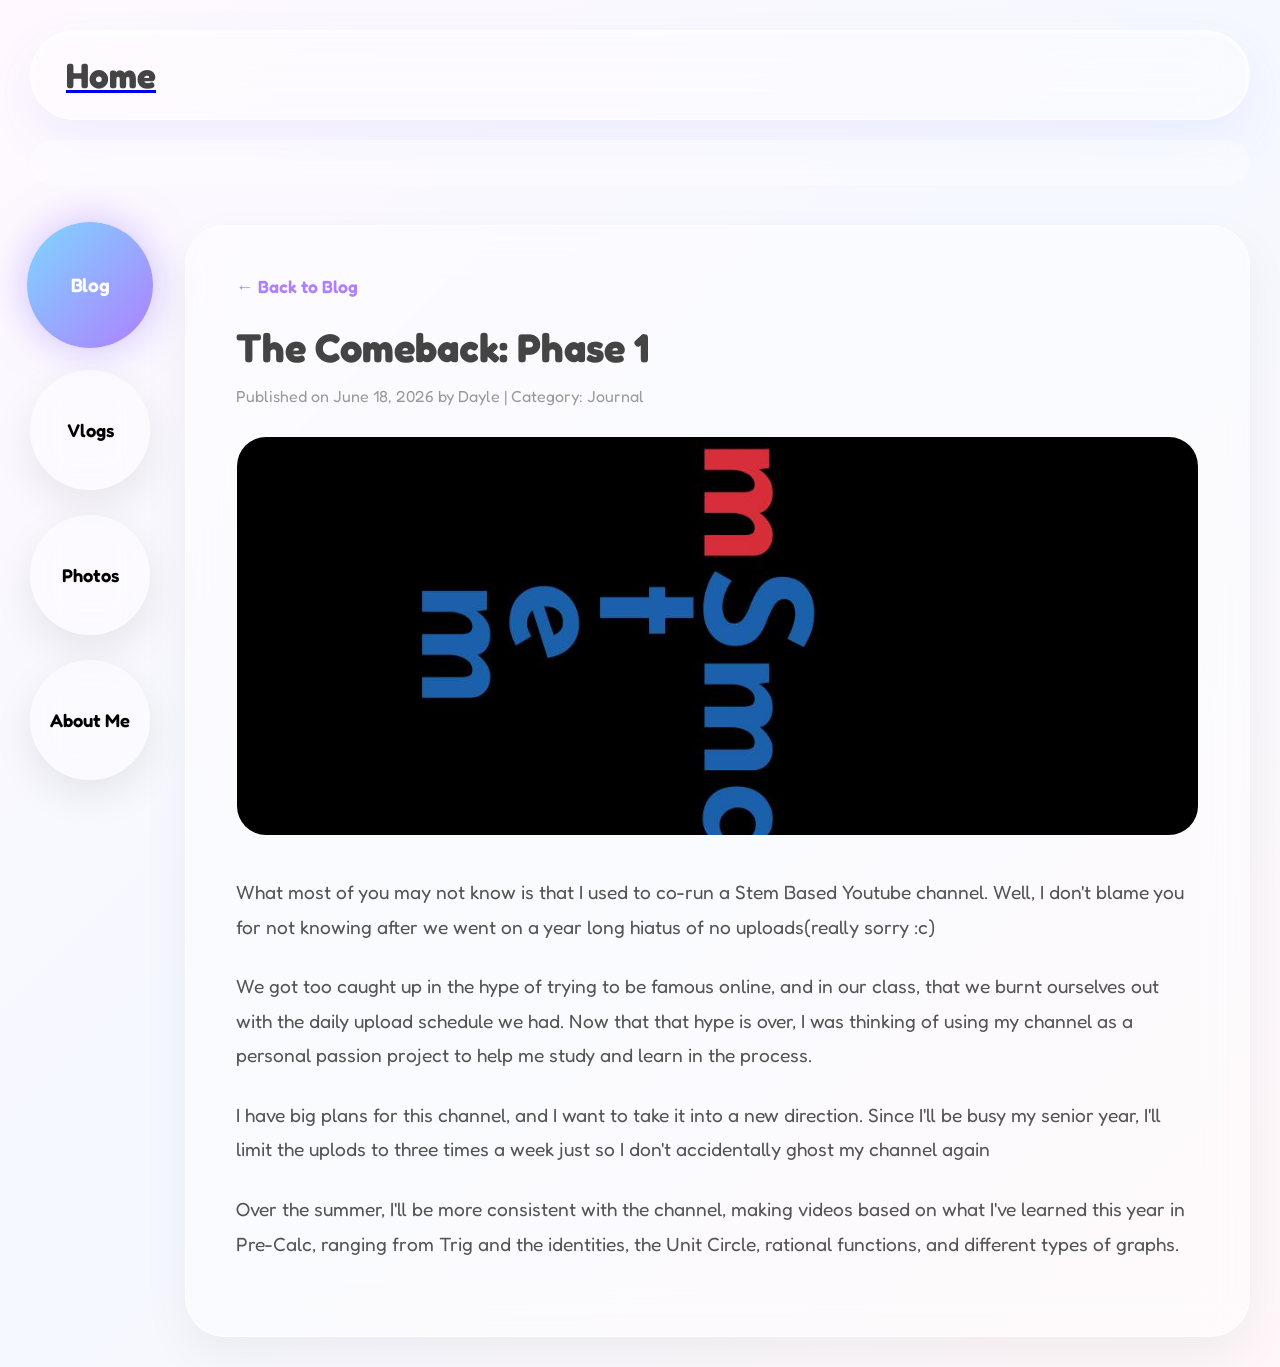
<file: blogposts/famsmartstem.html>
<!DOCTYPE html>
<html lang="en">
<head>
<meta charset="UTF-8">
<meta name="viewport" content="width=device-width, initial-scale=1.0">
<title>FamSmartStem Comeback - My Blog</title>
<link href="https://fonts.googleapis.com/css2?family=Fredoka:wght@400;600;700&display=swap" rel="stylesheet">

<style>
*{ margin:0; padding:0; box-sizing:border-box; font-family:'Fredoka', sans-serif; }
body{ min-height:100vh; background: linear-gradient(135deg,#fff8ff,#f5f8ff,#fff7f9); padding:30px; }
.container{ max-width:1500px; margin:auto; }

/* HEADER WITH GLASSMORPHISM */
.header{
 height:90px; padding:0 35px; display:flex; justify-content:space-between; align-items:center;
 background:rgba(255,255,255,.35); backdrop-filter:blur(25px); border-radius:999px;
 border:1px solid rgba(255,255,255,.7); box-shadow: inset 0 2px 4px rgba(255,255,255,.9), 0 20px 50px rgba(100,100,255,.08);
}
.logo{ font-size:2.2rem; font-weight:700; color:#444; text-decoration: none; }
.subheader{ margin-top:20px; height:45px; border-radius:999px; background:rgba(255,255,255,.35); backdrop-filter:blur(20px); }
.main{ display:flex; gap:35px; margin-top:40px; }

/* SIDEBAR BUBBLES */
.sidebar{ display:flex; flex-direction:column; gap:25px; }
.bubble{
 width:120px; height:120px; border-radius:50%; background:rgba(255,255,255,.35); backdrop-filter:blur(20px);
 display:flex; justify-content:center; align-items:center; text-align: center; font-size:1.15rem; font-weight:600;
 cursor:pointer; transition:.4s; box-shadow:0 15px 40px rgba(0,0,0,.08); padding: 10px; text-decoration:none; color:inherit;
}
.bubble:hover{ transform:translateY(-8px) scale(1.05); }
.bubble.active{ color:white; background:linear-gradient(135deg,#7fd6ff,#ae7fff); box-shadow:0 0 40px rgba(160,130,255,.5); transform:scale(1.05); }
.content{ flex:1; }

/* STATIC ARTICLE CONTAINER DESIGN */
.article-glass-card {
 background: rgba(255, 255, 255, 0.4);
 backdrop-filter: blur(20px);
 border-radius: 40px;
 border: 1px solid rgba(255, 255, 255, 0.6);
 padding: 50px;
 box-shadow: 0 20px 50px rgba(0, 0, 0, 0.05);
}
.article-back-btn {
 display: inline-block;
 margin-bottom: 25px;
 color: #ae7fff;
 font-weight: 600;
 text-decoration: none;
 font-size: 1.1rem;
}
.article-back-btn:hover { text-decoration: underline; }
.article-header-img {
 width: 100%;
 height: 400px;
 object-fit: cover;
 border-radius: 30px;
 margin-bottom: 35px;
 border: 1px solid rgba(255,255,255,0.5);
}
.article-title { font-size: 2.5rem; color: #444; font-weight: 700; margin-bottom: 15px; }
.article-meta { color: #999; font-size: 1rem; margin-bottom: 30px; }
.article-body-text { font-size: 1.2rem; color: #555; line-height: 1.8; }
.article-body-text p { margin-bottom: 25px; }

/* Inline Body Images layout */
.article-inline-img {
 width: 100%;
 max-height: 350px;
 object-fit: cover;
 border-radius: 25px;
 margin: 20px 0 35px 0;
}

@media(max-width:1000px){
 .main{ flex-direction:column; }
 .sidebar{ flex-direction:row; justify-content: center; }
 .bubble{ width:90px; height:90px; font-size: 0.95rem; }
 .article-glass-card { padding: 30px; }
 .article-header-img { height: 250px; }
 .article-title { font-size: 2rem; }
}
</style>
</head>
<body>
<div class="container">
 <!-- Header Navigation Section -->
 <a href="../index.html" class="header"><div class="logo">Home</div></a>
 <div class="subheader"></div>
 
 <div class="main">
 <!-- Sidebar Navigation Buttons (Blog continues to stay highlighted) -->
 <div class="sidebar">
 <a class="bubble active" href="../blog.html">Blog</a>
 <a class="bubble" href="../vlogs.html">Vlogs</a>
 <a class="bubble" href="../photos.html">Photos</a>
 <a class="bubble" href="../about.html">About Me</a>
 </div>
 
 <!-- Main Text/Image Layout space for Article -->
 <div class="content">
 <article class="article-glass-card">
 <a href="../blog.html" class="article-back-btn">← Back to Blog</a>
 
 <h1 class="article-title">The Comeback: Phase 1</h1>
 <div class="article-meta">Published on June 18, 2026 by Dayle | Category: Journal</div>
 
 <!-- Main Cover Image -->
 <img class="article-header-img" src="../images/Untitled drawing (2).jpg" alt="FamSmartStem Thumbnail">
 
 <div class="article-body-text">
 <p>What most of you may not know is that I used to co-run a Stem Based Youtube channel. Well, I don't blame you for not knowing after we went on a year long hiatus of no uploads(really sorry :c)</p>
 
 <p>We got too caught up in the hype of trying to be famous online, and in our class, that we burnt ourselves out with the daily upload schedule we had. Now that that hype is over, I was thinking of using my channel as a personal passion project to help me study and learn in the process.</p>

 <p>I have big plans for this channel, and I want to take it into a new direction. Since I'll be busy my senior year, I'll limit the uplods to three times a week just so I don't accidentally ghost my channel again</p>
 <p>Over the summer, I'll be more consistent with the channel, making videos based on what I've learned this year in Pre-Calc, ranging from Trig and the identities, the Unit Circle, rational functions, and different types of graphs.</p>
 </div>
 </article>
 </div>
 </div>
</div>
</body>
</html>
</file>
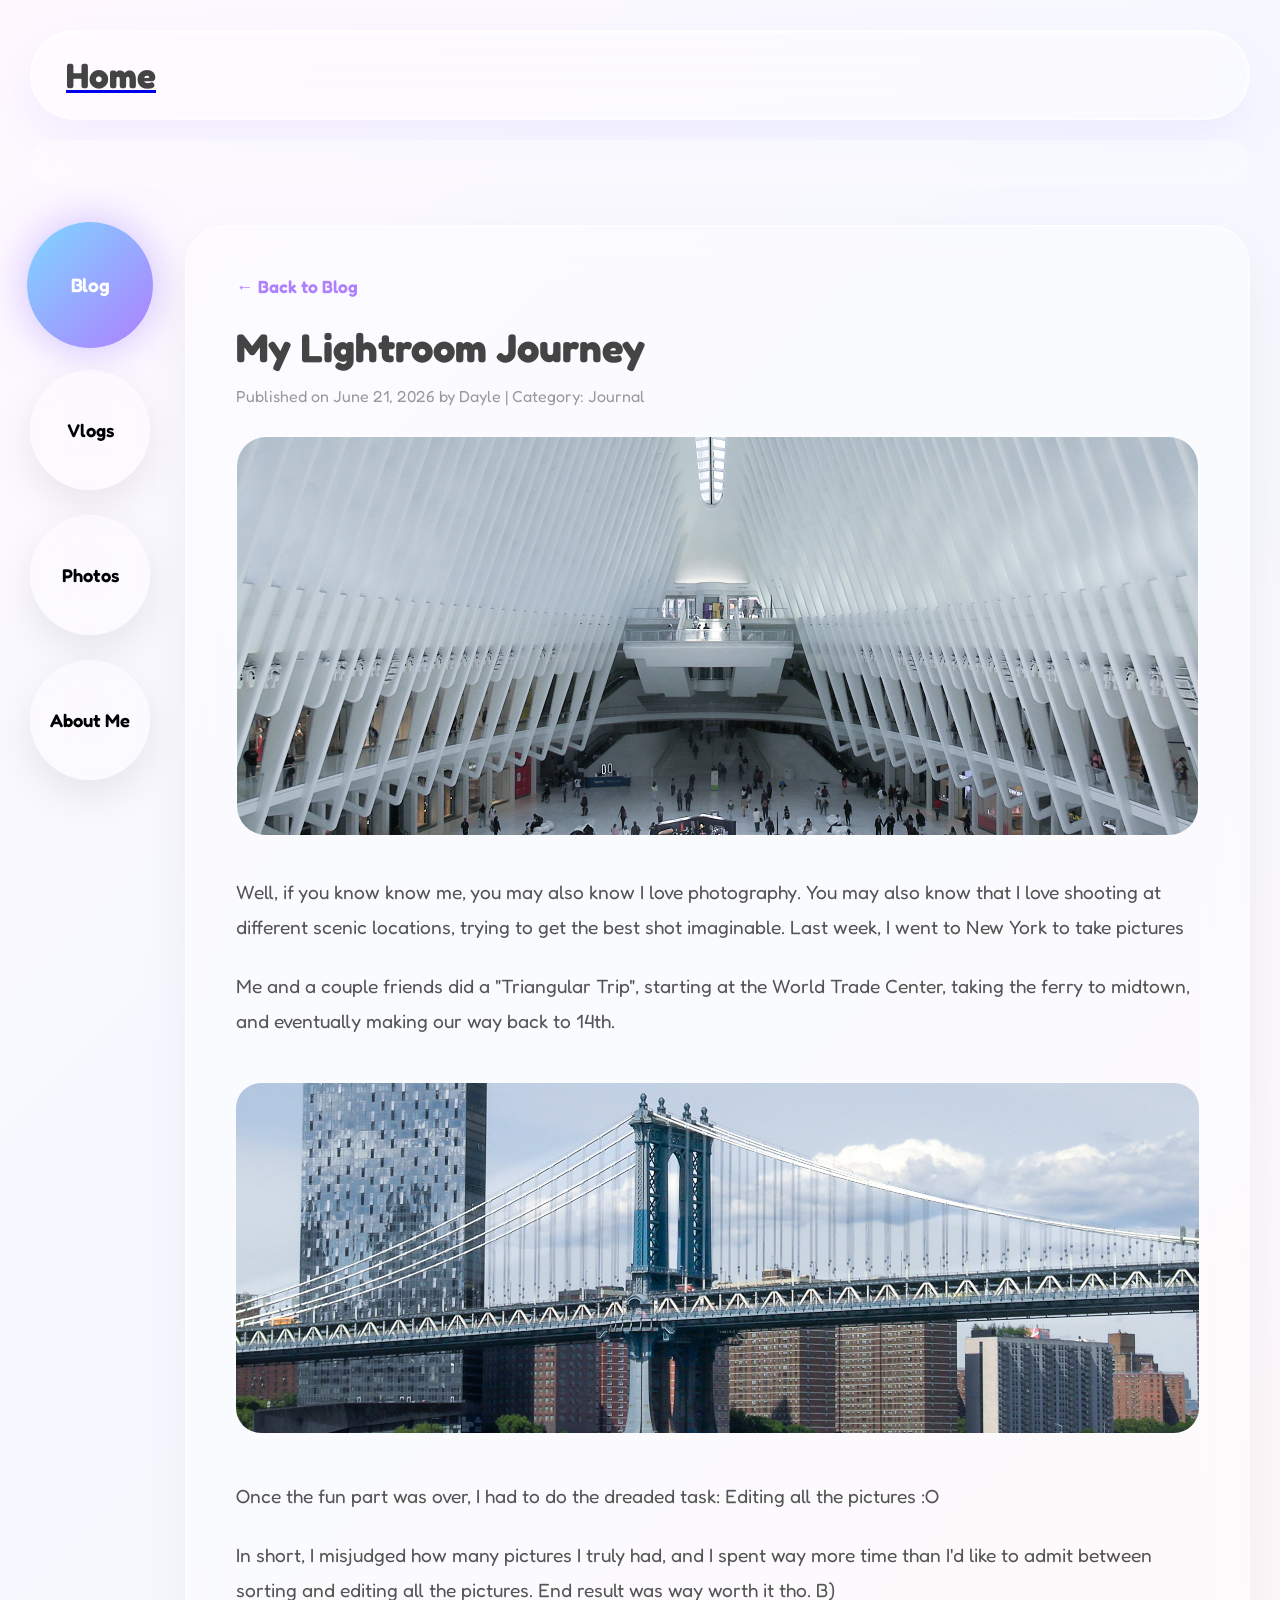
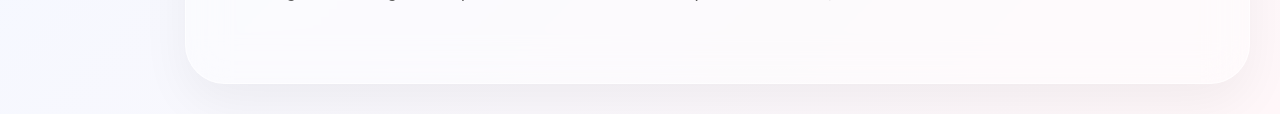
<file: blogposts/lightroomjourney.html>
<!DOCTYPE html>
<html lang="en">
<head>
<meta charset="UTF-8">
<meta name="viewport" content="width=device-width, initial-scale=1.0">
<title>My Lightroom Journey - My Blog</title>
<link href="https://fonts.googleapis.com/css2?family=Fredoka:wght@400;600;700&display=swap" rel="stylesheet">

<style>
*{ margin:0; padding:0; box-sizing:border-box; font-family:'Fredoka', sans-serif; }
body{ min-height:100vh; background: linear-gradient(135deg,#fff8ff,#f5f8ff,#fff7f9); padding:30px; }
.container{ max-width:1500px; margin:auto; }

/* HEADER WITH GLASSMORPHISM */
.header{
 height:90px; padding:0 35px; display:flex; justify-content:space-between; align-items:center;
 background:rgba(255,255,255,.35); backdrop-filter:blur(25px); border-radius:999px;
 border:1px solid rgba(255,255,255,.7); box-shadow: inset 0 2px 4px rgba(255,255,255,.9), 0 20px 50px rgba(100,100,255,.08);
}
.logo{ font-size:2.2rem; font-weight:700; color:#444; text-decoration: none; }
.subheader{ margin-top:20px; height:45px; border-radius:999px; background:rgba(255,255,255,.35); backdrop-filter:blur(20px); }
.main{ display:flex; gap:35px; margin-top:40px; }

/* SIDEBAR BUBBLES */
.sidebar{ display:flex; flex-direction:column; gap:25px; }
.bubble{
 width:120px; height:120px; border-radius:50%; background:rgba(255,255,255,.35); backdrop-filter:blur(20px);
 display:flex; justify-content:center; align-items:center; text-align: center; font-size:1.15rem; font-weight:600;
 cursor:pointer; transition:.4s; box-shadow:0 15px 40px rgba(0,0,0,.08); padding: 10px; text-decoration:none; color:inherit;
}
.bubble:hover{ transform:translateY(-8px) scale(1.05); }
.bubble.active{ color:white; background:linear-gradient(135deg,#7fd6ff,#ae7fff); box-shadow:0 0 40px rgba(160,130,255,.5); transform:scale(1.05); }
.content{ flex:1; }

/* STATIC ARTICLE CONTAINER DESIGN */
.article-glass-card {
 background: rgba(255, 255, 255, 0.4);
 backdrop-filter: blur(20px);
 border-radius: 40px;
 border: 1px solid rgba(255, 255, 255, 0.6);
 padding: 50px;
 box-shadow: 0 20px 50px rgba(0, 0, 0, 0.05);
}
.article-back-btn {
 display: inline-block;
 margin-bottom: 25px;
 color: #ae7fff;
 font-weight: 600;
 text-decoration: none;
 font-size: 1.1rem;
}
.article-back-btn:hover { text-decoration: underline; }
.article-header-img {
 width: 100%;
 height: 400px;
 object-fit: cover;
 border-radius: 30px;
 margin-bottom: 35px;
 border: 1px solid rgba(255,255,255,0.5);
}
.article-title { font-size: 2.5rem; color: #444; font-weight: 700; margin-bottom: 15px; }
.article-meta { color: #999; font-size: 1rem; margin-bottom: 30px; }
.article-body-text { font-size: 1.2rem; color: #555; line-height: 1.8; }
.article-body-text p { margin-bottom: 25px; }

/* Inline Body Images layout */
.article-inline-img {
 width: 100%;
 max-height: 350px;
 object-fit: cover;
 border-radius: 25px;
 margin: 20px 0 35px 0;
}

@media(max-width:1000px){
 .main{ flex-direction:column; }
 .sidebar{ flex-direction:row; justify-content: center; }
 .bubble{ width:90px; height:90px; font-size: 0.95rem; }
 .article-glass-card { padding: 30px; }
 .article-header-img { height: 250px; }
 .article-title { font-size: 2rem; }
}
</style>
</head>
<body>
<div class="container">
 <!-- Header Navigation Section -->
 <a href="../index.html" class="header"><div class="logo">Home</div></a>
 <div class="subheader"></div>
 
 <div class="main">
 <!-- Sidebar Navigation Buttons (Blog continues to stay highlighted) -->
 <div class="sidebar">
 <a class="bubble active" href="../blog.html">Blog</a>
 <a class="bubble" href="../vlogs.html">Vlogs</a>
 <a class="bubble" href="../photos.html">Photos</a>
 <a class="bubble" href="../about.html">About Me</a>
 </div>
 
 <!-- Main Text/Image Layout space for Article -->
 <div class="content">
 <article class="article-glass-card">
 <a href="../blog.html" class="article-back-btn">← Back to Blog</a>
 
 <h1 class="article-title">My Lightroom Journey</h1>
 <div class="article-meta">Published on June 21, 2026 by Dayle | Category: Journal</div>
 
 <!-- Main Cover Image -->
 <img class="article-header-img" src="../images/IMG_0302.jpg" alt="Dayle Bridge">
 
 <div class="article-body-text">
 <p>Well, if you know know me, you may also know I love photography. You may also know that I love shooting at different scenic locations, trying to get the best shot imaginable. Last week, I went to New York to take pictures</p>
 
 <p>Me and a couple friends did a "Triangular Trip", starting at the World Trade Center, taking the ferry to midtown, and eventually making our way back to 14th.</p>
 
 <!-- Secondary Inline Photo Example -->
 <img class="article-inline-img" src="../images/IMG_0387.jpg" alt="Dayle Bridge">
 
 <p>Once the fun part was over, I had to do the dreaded task: Editing all the pictures :O </p>
 <p>In short, I misjudged how many pictures I truly had, and I spent way more time than I'd like to admit between sorting and editing all the pictures. End result was way worth it tho. B) </p>
 </div>
 </article>
 </div>
 </div>
</div>
</body>
</html>
</file>
